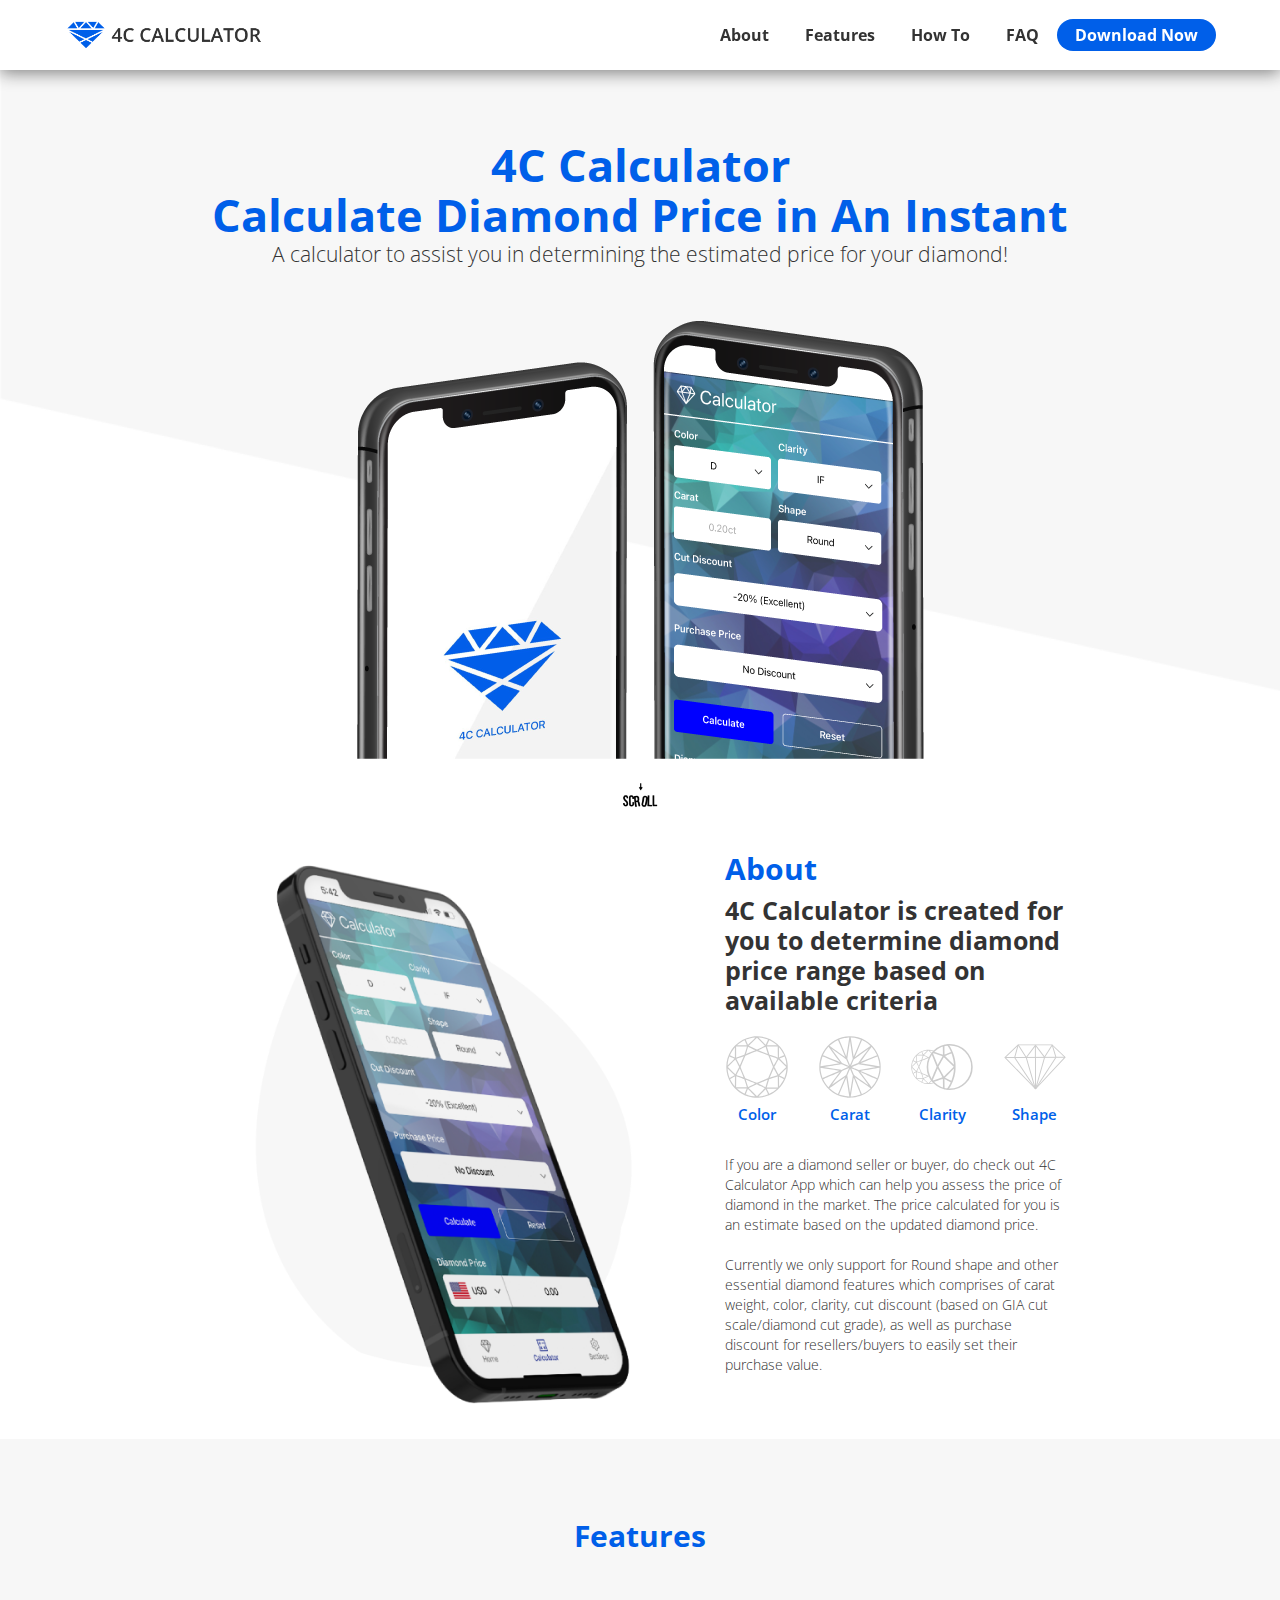
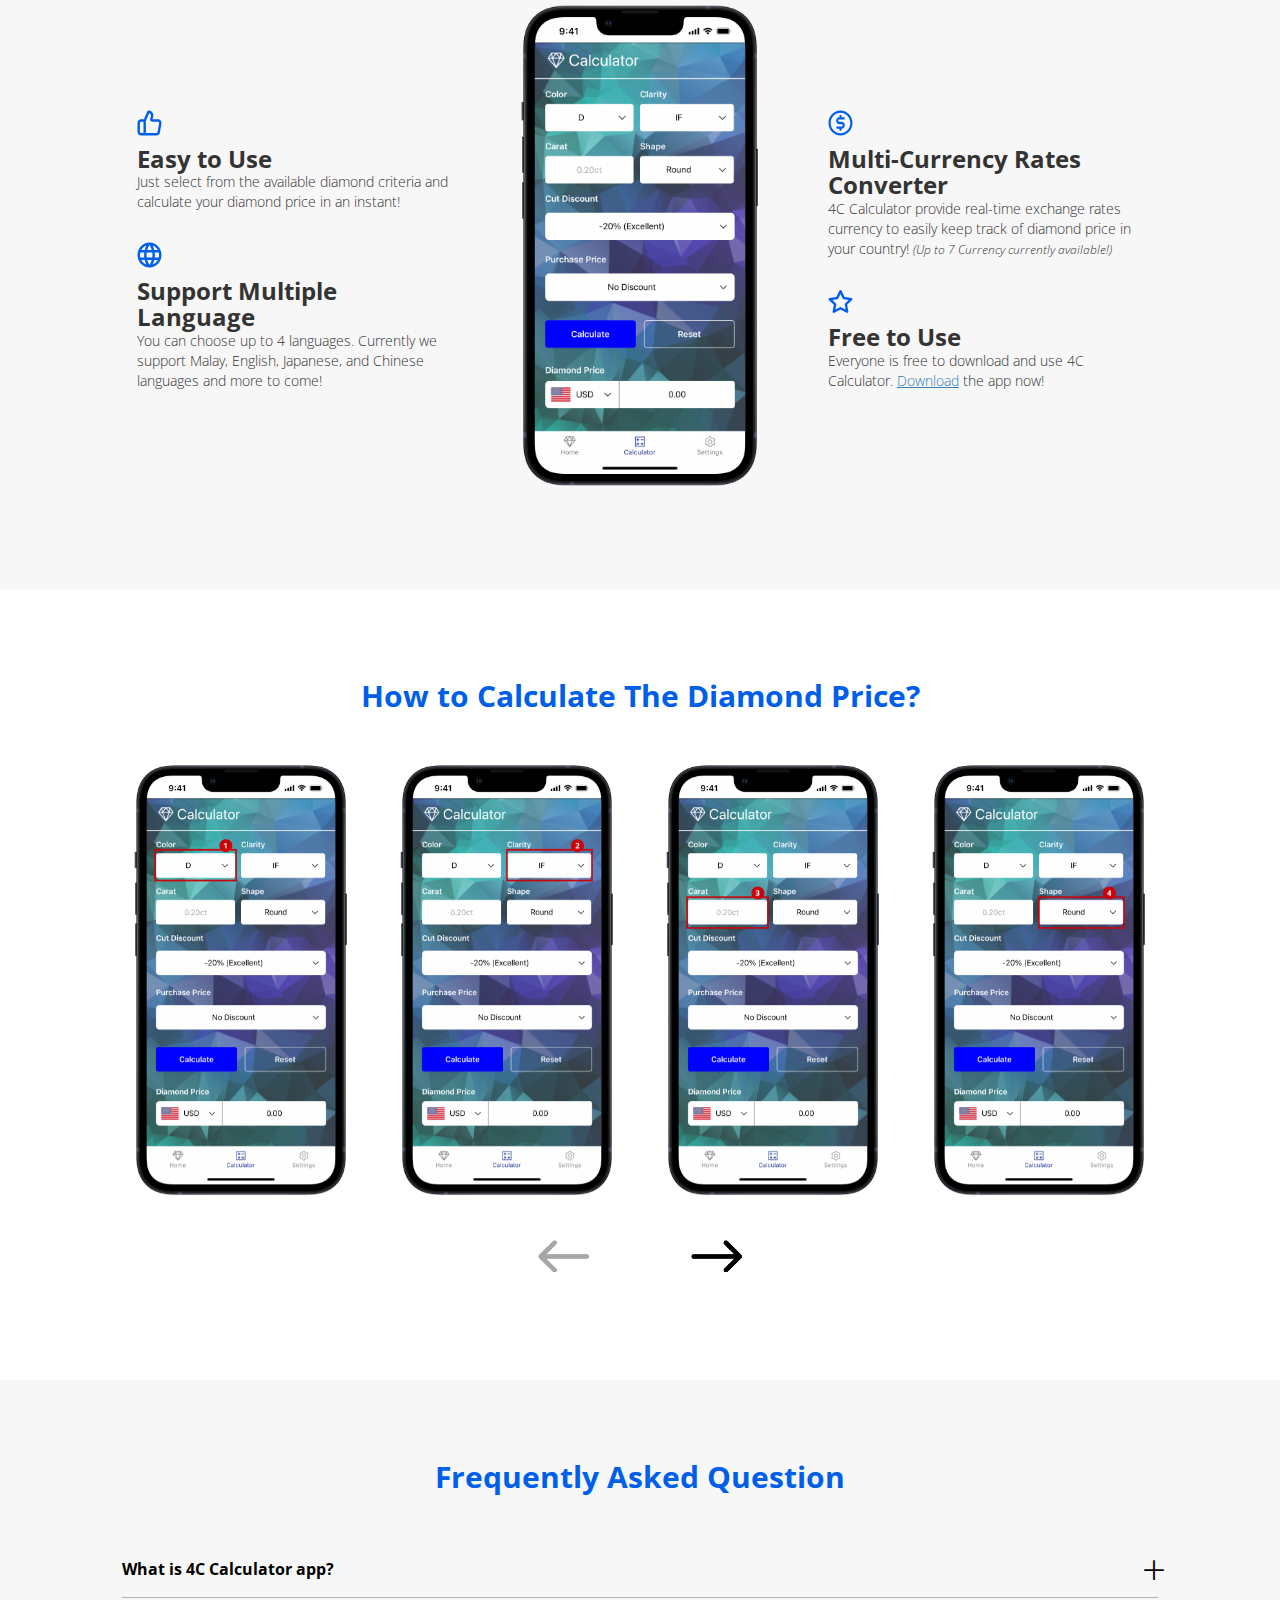
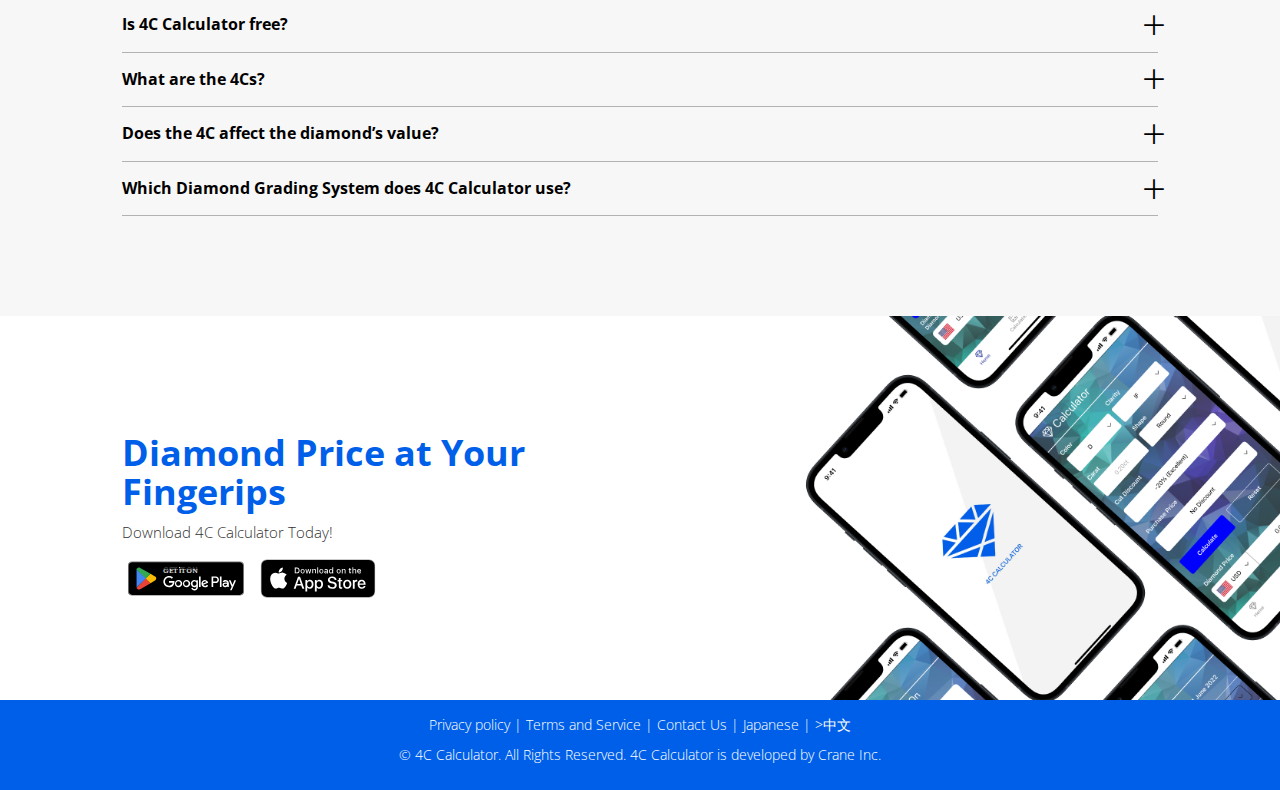
<file: Index.html>
<!DOCTYPE html>
<html>
    <head>
        <title>Diamond Landing page</title>
        <link rel="icon" href="assets//diamond-logo.png" type="image/x-icon">
        <link rel="icon" href="assets//diamond-logo.png" type="image/x-icon">
        <meta charset="utf-8">
        <meta name="viewport" content="width=device-width, initial-scale=1">
        <link rel="stylesheet" href="https://maxcdn.bootstrapcdn.com/bootstrap/3.4.1/css/bootstrap.min.css">
        <script src="https://ajax.googleapis.com/ajax/libs/jquery/3.6.0/jquery.min.js"></script>
        <script src="https://maxcdn.bootstrapcdn.com/bootstrap/3.4.1/js/bootstrap.min.js"></script>
        <link rel="stylesheet" href="pc-css.css">
        <link rel="stylesheet" href="https://cdn.jsdelivr.net/npm/swiper@8/swiper-bundle.min.css">
        <script src="https://cdn.jsdelivr.net/npm/swiper@8/swiper-bundle.min.js"></script>
        <style>
    html{
      scroll-behavior: smooth;
    }
    .jumbotron{
      background-color: white;
    }
        </style>
    </head>
    <body>
        <div class="header">
            <div class="logo-container">
                <img src="assets/4cCalculator-logo.png" class="logo">
            </div>
            <div class="menu-container-pc sp-none">
                <a href="#about" class="menu-link">
                    <p class="menu-btn">About</p>
                </a>
                <a href="#features" class="menu-link">
                    <p class="menu-btn">Features</p>
                </a>
                <a href="#howto" class="menu-link">
                    <p class="menu-btn">How To</p>
                </a>
                <a href="#faq" class="menu-link">
                    <p class="menu-btn">FAQ</p>
                </a>
                <a href="#download-now" class="menu-link">
                    <p class="menu-btn blue-btn">Download Now</p>
                </a>
            </div>
            <div class="menu-container-mobile pc-none">
                <div class="header-hr"></div>
            </div>
        </div>
        <div class="menu-sp pc-none">
            <a href="#about" class="menu-link">
                <p class="menu-btn">About</p>
            </a>
            <a href="#features" class="menu-link">
                <p class="menu-btn">Features</p>
            </a>
            <a href="#howto" class="menu-link">
                <p class="menu-btn">How To</p>
            </a>
            <a href="#faq" class="menu-link">
                <p class="menu-btn">FAQ</p>
            </a>
            <a href="#download-now" class="menu-link">
                <p class="menu-btn blue-btn">Download Now</p>
            </a>
        </div>
        <div class="jumbotron">
            <h1 class="title">
                4C Calculator
                <br>
                Calculate Diamond Price in An Instant
            </h1>
            <p>A calculator to assist you in determining the estimated price for your diamond!</p>
            <img src="assets/top-app-mockup-desktop.png" class="image-banner">
        </div>
        <div class="body-container">
            <div class="row scroll">
                <img src="assets/93034-scroll-animation.gif" class="scroll-gif">
            </div>
            <section id="about">
                <div class="row about">
                    <div class="col-sm-1"></div>
                    <div class="col-sm-6">
                        <img src="assets/about-app-mockup-desktop.png" class="about-img">
                    </div>
                    <div class="col-sm-4">
                        <h2 class="row title">About</h2>
                        <div class="row about-text">4C Calculator is created for you to determine diamond price range based on available criteria</div>
                        <div class="row criteria">
                            <div class="col-xs">
                                <img src="assets/about-color.svg" class="criteria-icons">
                                <p>Color</p>
                            </div>
                            <div class="col-xs">
                                <img src="assets/about-carat.svg" class="criteria-icons">
                                <p>Carat</p>
                            </div>
                            <div class="col-xs">
                                <img src="assets/about-clarity.svg" class="criteria-icons">
                                <p>Clarity</p>
                            </div>
                            <div class="col-xs">
                                <img src="assets/about-shape.svg" class="criteria-icons">
                                <p>Shape</p>
                            </div>
                        </div>
                        <div class="row">
                            <p>
                                If you are a diamond seller or buyer, do check out 4C Calculator App which can help you assess the price of diamond in the market. The price calculated for you is an estimate based on the updated diamond price.
                                <br>
                                <br>
                                Currently we only support for Round shape and other essential diamond features which comprises of carat weight, color, clarity, cut discount (based on GIA cut scale/diamond cut grade), as well as purchase discount for resellers/buyers to easily set their purchase value.
                            </p>
                        </div>
                    </div>
                    <div class="col-sm-1"></div>
                </div>
            </section>
            <!-- about -->
            <section id="features">
                <div class="row featured">
                    <div class="section-container"></div>
                    <h2 class="title">Features</h2>
                    <div class="col-sm-10">
                        <div class="col-sm-4">
                            <div class="row">
                                <img src="assets/features-easy.svg" class="featured-icons">
                                <h3 class="sub-title">Easy to Use</h3>
                                <p>Just select from the available diamond criteria and calculate your diamond price in an instant!</p>
                            </div>
                            <div class="row">
                                <img src="assets/features-language.svg" class="featured-icons">
                                <h3 class="sub-title">Support Multiple Language</h3>
                                <p>You can choose up to 4 languages. Currently we support Malay, English, Japanese, and Chinese languages and more to come!</p>
                            </div>
                        </div>
                        <div class="col-sm-4">
                            <img src="assets/features-app-mockup.png" class="featured-img">
                        </div>
                        <div class="col-sm-4">
                            <div class="row">
                                <img src="assets/features-currency.svg" class="featured-icons">
                                <h3 class="sub-title">Multi-Currency Rates Converter</h3>
                                <p>
                                    4C Calculator provide real-time exchange rates currency to easily keep track of diamond price in your country!
                                    <span class="sm-italic">(Up to 7 Currency currently available!)</span>
                                </p>
                            </div>
                            <div class="row">
                                <img src="assets/features-free.svg" class="featured-icons">
                                <h3 class="sub-title">Free to Use</h3>
                                <p>
                                    Everyone is free to download and use 4C Calculator.
                                    <a href="#download-now">
                                        <span class="download-link">Download</span>
                                    </a>
                                </a>
                                the app now!
                            </p>
                        </div>
                    </div>
                </div>
            </div>
        </section>
        <!-- Features -->
        <section id="howto">
            <h2 class="title">How to Calculate The Diamond Price?</h2>
            <div class="swiper">
                <!-- Additional required wrapper -->
                <div class="swiper-wrapper">
                    <!-- Slides -->
                    <div class="swiper-slide">
                        <div class="single-main">
                            <div class="image-container">
                                <img src="assets/how-to-slider-01.png" class="slider-image">
                            </div>
                            <div class="text-container">
                                <p class="slider-text"></p>
                            </div>
                        </div>
                    </div>
                    <div class="swiper-slide">
                        <div class="single-main">
                            <div class="image-container">
                                <img src="assets/how-to-slider-02.png" class="slider-image">
                            </div>
                            <div class="text-container">
                                <p class="slider-text"></p>
                            </div>
                        </div>
                    </div>
                    <div class="swiper-slide">
                        <div class="single-main">
                            <div class="image-container">
                                <img src="assets/how-to-slider-03.png" class="slider-image">
                            </div>
                            <div class="text-container">
                                <p class="slider-text"></p>
                            </div>
                        </div>
                    </div>
                    <div class="swiper-slide">
                        <div class="single-main">
                            <div class="image-container">
                                <img src="assets/how-to-slider-04.png" class="slider-image">
                            </div>
                            <div class="text-container">
                                <p class="slider-text"></p>
                            </div>
                        </div>
                    </div>
                    <div class="swiper-slide">
                        <div class="single-main">
                            <div class="image-container">
                                <img src="assets/how-to-slider-05.png" class="slider-image">
                            </div>
                            <div class="text-container">
                                <p class="slider-text"></p>
                            </div>
                        </div>
                    </div>
                    <div class="swiper-slide">
                        <div class="single-main">
                            <div class="image-container">
                                <img src="assets/how-to-slider-06.png" class="slider-image">
                            </div>
                            <div class="text-container">
                                <p class="slider-text"></p>
                            </div>
                        </div>
                    </div>
                    <div class="swiper-slide">
                        <div class="single-main">
                            <div class="image-container">
                                <img src="assets/how-to-slider-07.png" class="slider-image">
                            </div>
                            <div class="text-container">
                                <p class="slider-text"></p>
                            </div>
                        </div>
                    </div>
                    <div class="swiper-slide">
                        <div class="single-main">
                            <div class="slider-image">
                                <img src="assets/how-to-slider-08.png" class="slider-image">
                            </div>
                            <div class="slider-text">
                                <p class="slider-text"></p>
                            </div>
                        </div>
                    </div>
                </div>
                <!-- If we need navigation buttons -->
                <div class="swiper-button-prev"></div>
                <div class="swiper-button-next"></div>
            </div>
        </section>
        <section id="faq">
            <div class="row faq">
                <h2 class="title">Frequently Asked Question</h2>
                <div class="col-sm-10">
                    <div class="row">
                        <div id="accordion-1">
                            <div class="head qna_ttl">
                                <h3>What is 4C Calculator app?</h3>
                            </div>
                            <div class="content qna_text">
                                <p>
                                    4C Calculator is an application dedicated to calculate and provide you an accurate estimation of the diamond price.
                                </p>
                            </div>
                        </div>
                        <div id="accordion-1">
                            <div class="head qna_ttl">
                                <h3>Is 4C Calculator free?</h3>
                            </div>
                            <div class="content qna_text">
                                <!-- <hr class="border_qna"> -->
                                <p>Free. We are currently providing you with the necessary information at no cost.</p>
                            </div>
                        </div>
                        <div id="accordion-1">
                            <div class="head qna_ttl">
                                <h3>What are the 4Cs?</h3>
                            </div>
                            <div class="content qna_text">
                                <!-- <hr class="border_qna"> -->
                                <p>
                                    The 4C’s stand for Color, Clarity, Carat, and Cut. When buying or selling diamonds, the 4C’s are probably the most important things you should know about diamonds. A diamond comes in many different colors. However, the best ones are still colorless diamonds. According to GIA, the range of measuring diamond’s color starts from D (colorless) to Z (yellowish). In 4C Calculator we only provide a selection of 11 colors which ranges from D to N. Out of the 4C’s, Carat is probably the easiest factor to determine as it expresses the weight of a diamond. The heavier the diamond’s carat is, the greater the value of the diamond.
                                    <br>
                                    <br>
                                    Clarity refers to how many inclusions, spots, and flaws are in a diamond. Fewer inclusions mean a more valuable diamond. Using the GIA grading system, diamonds are assigned a clarity grade that ranges from flawless/internally flawless (FL/IF) to diamonds with obvious inclusions (I3). The GIA grading system by GIA is accepted by all diamond trading centers as the standard for diamond grading where it assesses diamond clarity according to size, position, color, and the number of inclusions/flaws present. For clarity, we provide a selection of 11 clarity grades for user to choose from.
                                    <br>
                                    <br>
                                    Lastly, the diamond’s cut which is considered to have the greatest influence in diamond’s overall brilliance. There are 5 cut scale based on GIA which are excellent, very good, good, fair, and poor. A properly-cut diamond will refract the light that enters it and returns it through the top to produce the highly-desired sparkle. If the diamond is too shallow or too deep, some light will escape through the bottom, giving a shadowy appearance when viewed from the top.
                                </p>
                            </div>
                        </div>
                        <div id="accordion-1">
                            <div class="head qna_ttl">
                                <h3>Does the 4C affect the diamond’s value?</h3>
                            </div>
                            <div class="content qna_text">
                                <!-- <hr class="border_qna"> -->
                                <p>
                                    Yes! However, there can be an unbelievable amount of combination (of the 4C’s) that affect a diamond’s brilliance
                                </p>
                            </div>
                        </div>
                        <div id="accordion-1">
                            <div class="head qna_ttl">
                                <h3>Which Diamond Grading System does 4C Calculator use?</h3>
                            </div>
                            <div class="content qna_text">
                                <!-- <hr class="border_qna"> -->
                                <p>
                                    4C Calculator uses GIA grading scale as we believed that It has the most accurate and valuable standards that ensure proper quality in a diamond.
                                </p>
                            </div>
                        </div>
                    </div>
                </div>
            </div>
        </section>
        <!-- FAQ -->
        <section id="download-now">
            <div class="mobile-banner pc-none">
                <div class="col-sm-5 left">
                    <h3 class="title">Diamond Price at Your Fingerips</h3>
                    <p>Download 4C Calculator Today!</p>
                    <div class="googleplay">
                        <a href="#">
                            <img src="assets/googleplay-download-badge.svg" class="download-button">
                        </a>
                        <a href="#">
                            <img src="assets/appstore-download-badge.svg" class="download-button">
                        </a>
                    </div>
                </div>
            </div>
            <div class="row footer">
                <div class="row banner">
                    <div class="col-sm-1"></div>
                    <div class="col-sm-5 left sp-none">
                        <h3 class="title">Diamond Price at Your Fingerips</h3>
                        <p>Download 4C Calculator Today!</p>
                        <div class="googleplay">
                            <a href="https://play.google.com/store/apps/details?id=com.fccalculator">
                                <img src="assets/googleplay-download-badge.svg" class="download-button">
                            </a>
                            <a href="https://apps.apple.com/us/app/4c-calculator/id1635075590?platform=iphone">
                                <img src="assets/appstore-download-badge.svg" class="download-button">
                            </a>
                        </div>
                    </div>
                    <div class="col-sm-5"></div>
                    <div class="col-sm-1"></div>
                </div>
            </div>
        </section>
    </div>
    <div class="row sitemap">
        <div class="row top">
            <p>
                <a href="privacy.html">
                    <span class="sitemap-button">Privacy policy</span>
                </a>
                |
                <a href="privacy.html">
                    <span class="sitemap-button">Terms and Service</span>
                </a>
                |
                <a href="#">
                    <span class="sitemap-button"> Contact Us</span>
                </a>
                |
                <a href="#">
                    <span class="sitemap-button"> Japanese</span>
                </a>
                |
                <a href="#">
                    <span class="sitemap-button"> >中文</span>
                </a>
            </p>
        </div>
        <div class="row bottom">
            <p>© 4C Calculator. All Rights Reserved. 4C Calculator is developed by Crane Inc.</p>
        </div>
    </div>
    <script>
            var acc = document.getElementsByClassName("accordion");
            var i;
            for (i = 0; i < acc.length; i++) {
            acc[i].addEventListener("click", function() {
            this.classList.toggle("active");
            var panel = this.nextElementSibling;
            if (panel.style.maxHeight) {
            panel.style.maxHeight = null;
            } else {
            panel.style.maxHeight = panel.scrollHeight + "px";
            } 
            });
            }
    </script>
    <script>
        $('.head').click(function() {
            $(this).toggleClass('active');
            $(this).parent().find('.arrow').toggleClass('fa-rotate-45');
            $(this).parent().find('.content').slideToggle(280);
        });

            const burger = document.querySelector(".menu-container-mobile");
            const line = document.querySelector(".header-hr");
            const menu = document.querySelector(".menu-sp");

            burger.addEventListener("click", () => {
            line.classList.toggle("animate");
            menu.classList.toggle("is-active");
        });
            const swiper = new Swiper('.swiper', {
            // Optional parameters
            direction: 'horizontal',
            loop: false,
            autoHeight:true,
            slidesPerView: 1,
            spaceBetween: 10,
            breakpoints: {
            320: {
            slidesPerView: 1,
            spaceBetween: 20
            },
            // when window width is >= 480px
            480: {
            slidesPerView: 3,
            spaceBetween: 30
            },
            // when window width is >= 640px
            640: {
            slidesPerView: 4,
            spaceBetween: 40
            }
            },
            // Navigation arrows
            navigation: {
                nextEl: '.swiper-button-next',
                prevEl: '.swiper-button-prev',
            },

            });
    </script>
</body>
</html>
</file>
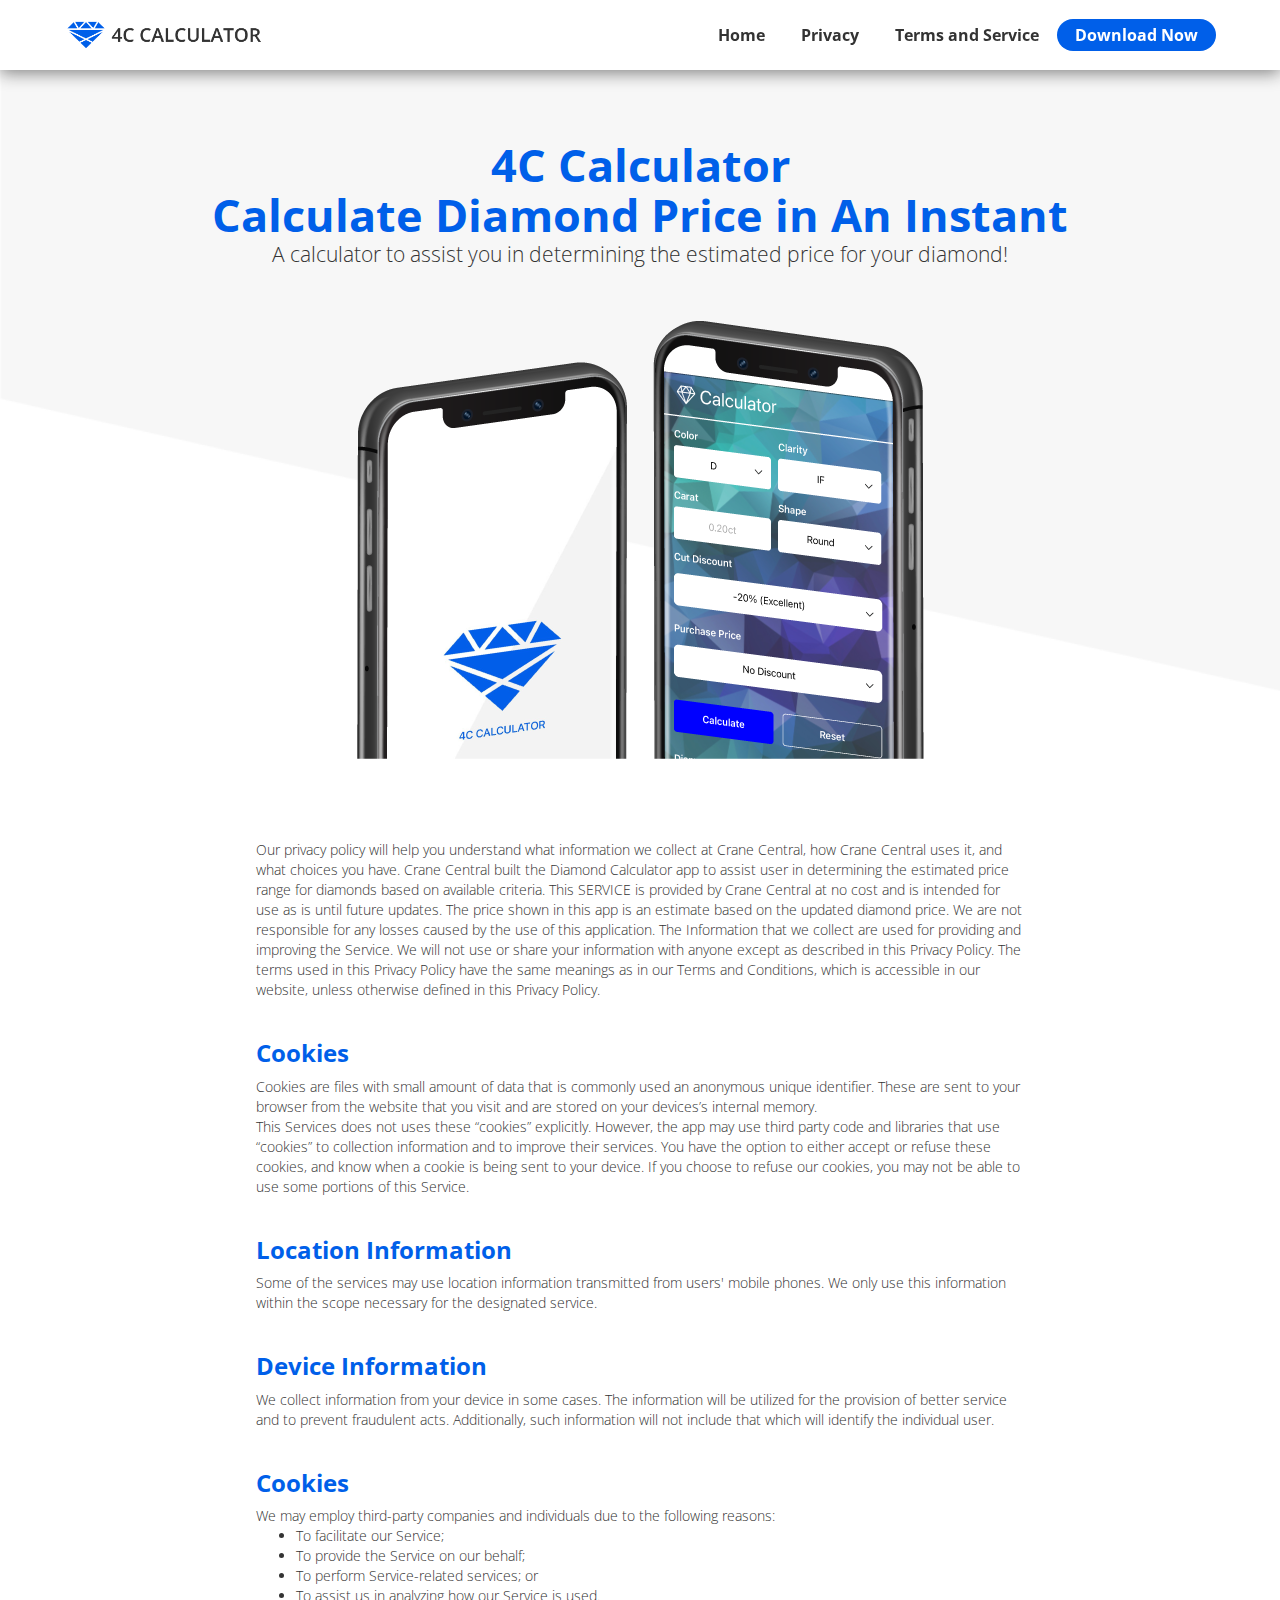
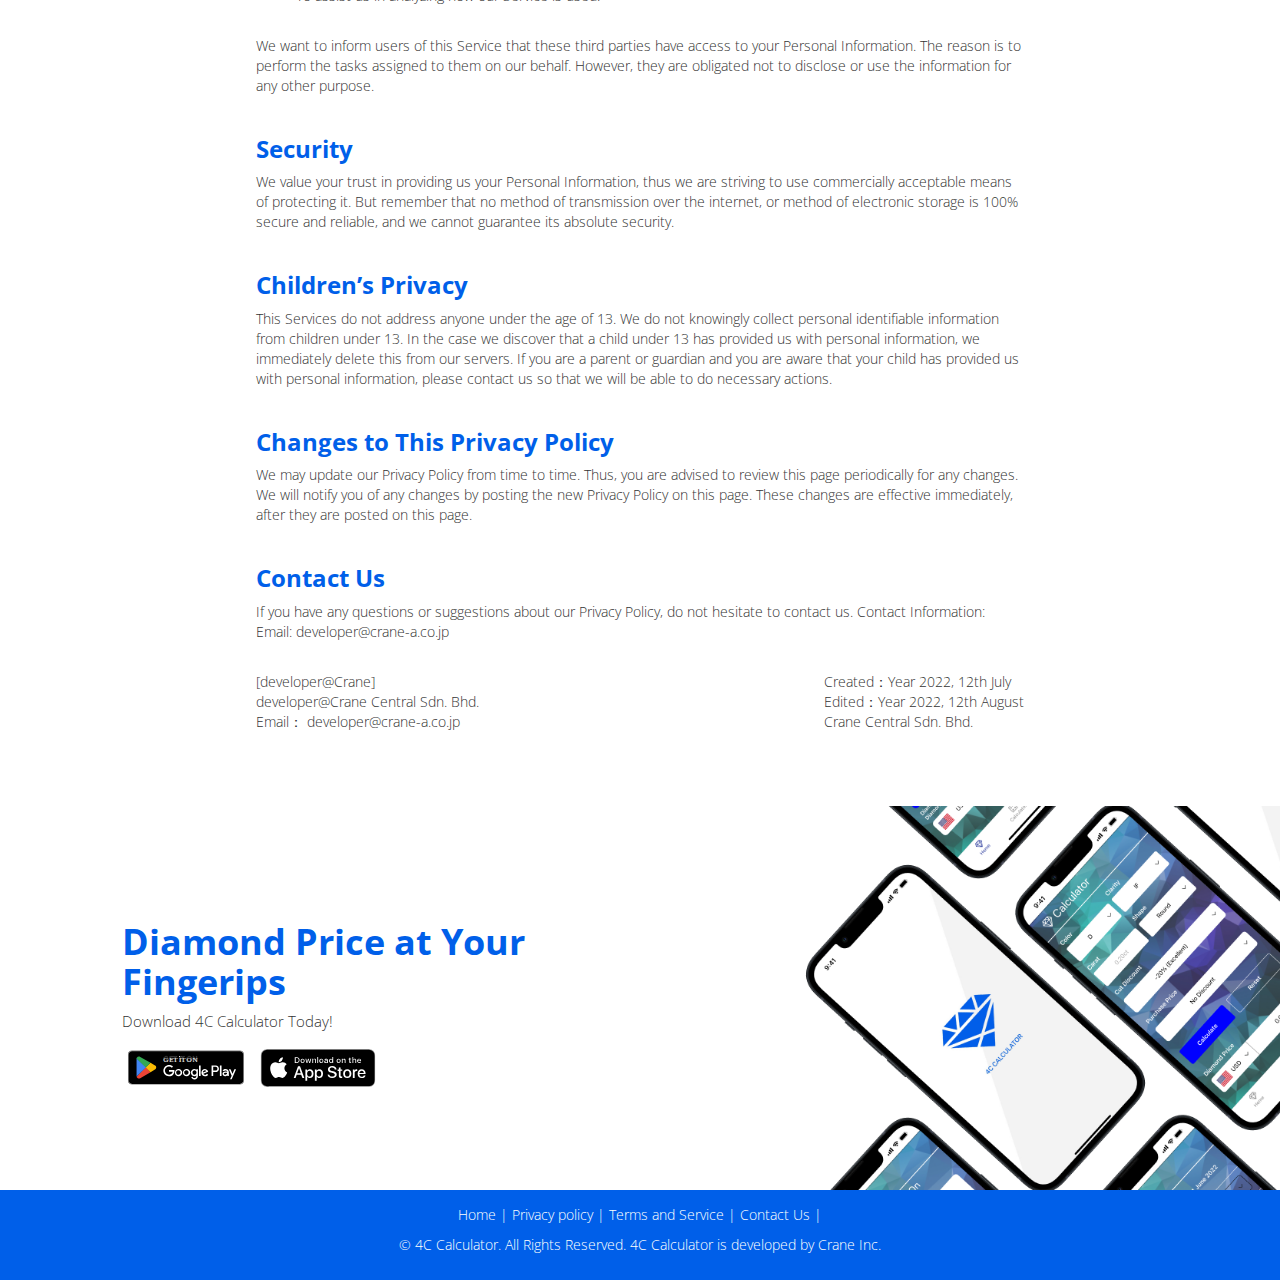
<file: privacy.html>
<!DOCTYPE html>
<html>
    <head>
        <title>Privacy and policy</title>
        <link rel="icon" href="assets//diamond-logo.png" type="image/x-icon">
        <link rel="icon" href="assets//diamond-logo.png" type="image/x-icon">
        <meta name="viewport" content="width=device-width, initial-scale=1">
        <link rel="stylesheet" href="https://maxcdn.bootstrapcdn.com/bootstrap/3.4.1/css/bootstrap.min.css">
        <link rel="stylesheet" href="tnc-css.css">
        <link rel="stylesheet" href="pc-css.css">
        <style>
            html{
              scroll-behavior: smooth;
            }
            .jumbotron{
              background-color: white;
            }
        </style>
    </head>
    <body>
        <div class="header">
            <div class="logo-container">
                <img src="assets/4cCalculator-logo.png" class="logo">
            </div>
            <div class="menu-container-pc sp-none">
                <a href="Index.html" class="menu-link">
                    <p class="menu-btn">Home</p>
                </a>
                <a href="privacy.html" class="menu-link">
                    <p class="menu-btn">Privacy</p>
                </a>
                <a href="privacy.html" class="menu-link">
                    <p class="menu-btn">Terms and Service</p>
                </a>
                <!-- <a href="#faq" class="menu-link">
                    <p class="menu-btn">FAQ</p>
                </a> -->
                <a href="#download-now" class="menu-link">
                    <p class="menu-btn blue-btn">Download Now</p>
                </a>
            </div>
            <div class="menu-container-mobile pc-none">
                <div class="header-hr"></div>
            </div>
        </div>
        <div class="menu-sp pc-none">
            <a href="Index.html" class="menu-link">
                <p class="menu-btn">Home</p>
            </a>
            <a href="privacy.html" class="menu-link">
                <p class="menu-btn">Privacy</p>
            </a>
            <a href="privacy.html" class="menu-link">
                <p class="menu-btn">Terms and Service</p>
            </a>
            <a href="#download-now" class="menu-link">
                <p class="menu-btn blue-btn">Download Now</p>
            </a>
        </div>
        <div class="jumbotron">
            <h1 class="title">
                4C Calculator
                <br>
                Calculate Diamond Price in An Instant
            </h1>
            <p>A calculator to assist you in determining the estimated price for your diamond!</p>
            <img src="assets/top-app-mockup-desktop.png" class="image-banner">
        </div>
        <div class="body-container">
            <p>
                Our privacy policy will help you understand what information we collect at Crane Central, how Crane Central uses it, and what choices you have. Crane Central built the Diamond Calculator app to assist user in determining the estimated price range for diamonds based on available criteria. This SERVICE is provided by Crane Central at no cost and is intended for use as is until future updates. The price shown in this app is an estimate based on the updated diamond price. We are not responsible for any losses caused by the use of this application. The Information that we collect are used for providing and improving the Service. We will not use or share your information with anyone except as described in this Privacy Policy. The terms used in this Privacy Policy have the same meanings as in our Terms and Conditions, which is accessible in our website, unless otherwise defined in this Privacy Policy.
                <br>
                <br>
                <h3>Cookies</h3>
                Cookies are files with small amount of data that is commonly used an anonymous unique identifier. These are sent to your browser from the website that you visit and are stored on your devices’s internal memory.
                <br>
                This Services does not uses these “cookies” explicitly. However, the app may use third party code and libraries that use “cookies” to collection information and to improve their services. You have the option to either accept or refuse these cookies, and know when a cookie is being sent to your device. If you choose to refuse our cookies, you may not be able to use some portions of this Service.
                <br>
                <br>
                <h3>Location Information</h3>
                Some of the services may use location information transmitted from users' mobile phones. We only use this information within the scope necessary for the designated service.
                <br>
                <br>
                <h3>Device Information</h3>
                We collect information from your device in some cases. The information will be utilized for the provision of better service and to prevent fraudulent acts. Additionally, such information will not include that which will identify the individual user.
                <br>
                <br>
                <h3>Cookies</h3>
                We may employ third-party companies and individuals due to the following reasons:
                <br>
                <span class="bullet">
                    <ul>
                        <li>To facilitate our Service;</li>
                        <li>To provide the Service on our behalf;</li>
                        <li>To perform Service-related services; or</li>
                        <li>To assist us in analyzing how our Service is used.</li>
                    </ul>
                </span>
                <br>
                We want to inform users of this Service that these third parties have access to your Personal Information. The reason is to perform the tasks assigned to them on our behalf. However, they are obligated not to disclose or use the information for any other purpose.
                <br>
                <br>
                <h3>Security</h3>
                We value your trust in providing us your Personal Information, thus we are striving to use commercially acceptable means of protecting it. But remember that no method of transmission over the internet, or method of electronic storage is 100% secure and reliable, and we cannot guarantee its absolute security.
                <br>
                <br>
                <h3>Children’s Privacy</h3>
                This Services do not address anyone under the age of 13. We do not knowingly collect personal identifiable information from children under 13. In the case we discover that a child under 13 has provided us with personal information, we immediately delete this from our servers. If you are a parent or guardian and you are aware that your child has provided us with personal information, please contact us so that we will be able to do necessary actions.
                <br>
                <br>
                <h3>Changes to This Privacy Policy</h3>
                We may update our Privacy Policy from time to time. Thus, you are advised to review this page periodically for any changes. We will notify you of any changes by posting the new Privacy Policy on this page. These changes are effective immediately, after they are posted on this page.
                <br>
                <br>
                <h3>Contact Us</h3>
                If you have any questions or suggestions about our Privacy Policy, do not hesitate to contact us.
            Contact Information:
                <br>
                Email: developer@crane-a.co.jp
                <br>
                <br>
            </p>
            <div class="details">
                <div class="sc">
                    <p>
                        [developer@Crane]
                        <br>
                        developer@Crane Central Sdn. Bhd.
                        <br>
                        Email： developer@crane-a.co.jp
                    </p>
                </div>
                <div class="yc">
                    Created：Year 2022, 12th July
                    <br>
                    Edited：Year 2022, 12th August
                    <br>
                    Crane Central Sdn. Bhd.
                </div>
            </div>
        </div>
        <section id="download-now">
            <div class="mobile-banner pc-none">
                <div class="col-sm-5 left">
                    <h3 class="title">Diamond Price at Your Fingerips</h3>
                    <p>Download 4C Calculator Today!</p>
                    <div class="googleplay">
                        <a href="https://play.google.com/store/apps/details?id=com.fccalculator">
                            <img src="assets/googleplay-download-badge.svg" class="download-button">
                        </a>
                        <a href="https://apps.apple.com/us/app/4c-calculator/id1635075590?platform=iphone">
                            <img src="assets/appstore-download-badge.svg" class="download-button">
                        </a>
                    </div>
                </div>
            </div>
            <div class="row footer">
                <div class="row banner">
                    <div class="col-sm-1"></div>
                    <div class="col-sm-5 left sp-none">
                        <h3 class="title">Diamond Price at Your Fingerips</h3>
                        <p>Download 4C Calculator Today!</p>
                        <div class="googleplay">
                            <a href="https://play.google.com/store/apps/details?id=com.fccalculator">
                                <img src="assets/googleplay-download-badge.svg" class="download-button">
                            </a>
                            <a href="https://apps.apple.com/us/app/4c-calculator/id1635075590?platform=iphone">
                                <img src="assets/appstore-download-badge.svg" class="download-button">
                            </a>
                        </div>
                    </div>
                    <div class="col-sm-5"></div>
                    <div class="col-sm-1"></div>
                </div>
            </div>
        </section>
        <div class="row sitemap">
            <div class="row top">
                <p>
                    <a href="Index.html">
                        <span class="sitemap-button">Home</span>
                    </a>
                    |
                    <a href="privacy.html">
                        <span class="sitemap-button">Privacy policy</span>
                    </a>
                    |
                    <a href="privacy.html">
                        <span class="sitemap-button">Terms and Service</span>
                    </a>
                    |
                    <a href="#">
                        <span class="sitemap-button"> Contact Us</span>
                    </a>
                    |
                </a>
            </p>
        </div>
        <div class="row bottom">
            <p>© 4C Calculator. All Rights Reserved. 4C Calculator is developed by Crane Inc.</p>
        </div>
    </div>
    <script>
 

        const burger = document.querySelector(".menu-container-mobile");
        const line = document.querySelector(".header-hr");
        const menu = document.querySelector(".menu-sp");

        burger.addEventListener("click", () => {
        line.classList.toggle("animate");
        menu.classList.toggle("is-active");
    });
    </script>
</body>
</html>
</file>
<file: pc-css.css>
@import url("https://fonts.googleapis.com/css2?family=Open+Sans:ital,wght@0,400;0,500;0,700;1,300&display=swap");
body {
  font-family: "Open Sans", sans-serif;
  font-weight: 300;
}
.jumbotron {
  justify-content: center;
  display: flex;
  flex-direction: column;
  align-items: center;
  background-image: url(assets/header-background.png);
  background-size: cover;
  padding-bottom: 0px;
  margin-bottom: 0px;
}
.jumbotron .title,
.jumbotron p {
  width: 100%;
  text-align: center;
  margin: auto;
}
.image-banner {
  margin: auto;
  padding-top: 3vw;
  width: auto;
}
h1.title {
  font-size: 4.5rem;
}

.title {
  color: #005fe9 !important;
  font-weight: bold;
}
.row .scroll-gif {
  display: flex;
  justify-content: center;
}
.scroll-gif {
  width: 50px;
  margin: auto;
}
.row.about .col-sm-4 {
  padding: 2vw 0px;
}
img.about-img {
  width: 90%;
}
.row.about-text {
  font-size: 2.5rem;
  font-weight: bold;
  line-height: 1.2;
  margin-top: 1rem;
}
.row.criteria {
  display: flex;
  flex-direction: row;
  justify-content: space-between;
  padding: 2rem 0rem;
}
.criteria .col-xs {
  display: flex;
  justify-content: center;
  flex-direction: column;
  align-items: center;
}
.criteria-icons {
  width: 5vw;
}
.row.criteria::before,
.row.criteria::after {
  content: none;
}
.col-xs p {
  color: #005fe9;
  font-weight: 600;
  font-size: 1.5rem;
  padding-top: 0.5rem;
}

.row.featured,
.row.faq {
  background-color: #f7f7f7;
  text-align: center;
  display: flex;
  flex-direction: column;
  align-items: center;
  padding: 6rem 0rem 10rem 0rem;
  width: 100%;
  margin: 0%;
}
.featured .title,
.faq .title {
  padding-bottom: 4rem;
}
.featured .col-sm-10 {
  display: flex;
  flex-direction: row;
  align-items: center;
}

.featured .col-sm-10 .col-sm-4 .featured-img {
  width: 80%;
}

.sub-title {
  font-weight: bold;
  text-align: left;
  margin: 0px !important;
}
.featured-icons {
  width: 2vw;
  height: 2vw;
  margin: 2rem 0rem 1rem 0rem;
}
.featured .col-sm-10 .col-sm-4 .row {
  display: flex;
  flex-direction: column;
  align-items: flex-start;
  text-align: left;
}
.sm-italic {
  font-style: italic;
  font-size: 1.2rem;
  font-weight: lighter;
}
.download-link {
  text-decoration: underline;
}
.faq .col-sm-10 {
  margin: auto;
  float: none;
}
.faq .title {
  text-align: center;
}

.row.footer {
  width: 100%;
  background-image: url(assets/bgbanner-desktop.png);
  background-size: contain;
  background-position: right;
  height: 30vw;
  background-repeat: no-repeat;
}
.row.bottom {
  margin: 0;
  width: 100%;
}

.row.scroll {
  width: 100%;
  margin: 0;
}
.col-sm-5.left {
  display: flex;
  flex-direction: column;
  justify-content: center;
}
.row {
  margin: 0;
}

img.download-button {
  width: 10vw;
}

.col-sm-5.left p {
  font-size: 1.5rem;
}

.col-sm-5.left h3 {
  font-size: 3.6rem;
}
.row.sitemap {
  background: #005fe9;
  color: white;
  padding: 15px 0px;
  text-align: center;
}
.row.top a {
  color: white;
}
span .sitemap-button {
  text-decoration: underline;
}
.row.banner {
  display: flex;
  align-items: stretch;
  height: 100%;
}
.row.about {
  width: 80%;
  margin: auto;
}
.swiper {
  width: 80%;
  margin: auto;
}
img.slider-image {
  width: 100%;
}
#howto {
  padding: 70px 0px;
}
#howto .title {
  text-align: center;
  padding-bottom: 40px;
}

@media screen and (min-width: 768px) {
  .pc-none {
    display: none !important;
  }
  .jumbotron {
    padding-top: 140px;
  }
  .header {
    width: 100%;
    height: 70px;
    display: inline-flex;
    justify-content: space-between;
    padding: 0px 5%;
    position: fixed;
    background: white;
    z-index: 70;
    box-shadow: 0px 3px 16px 0px grey;
  }
  .logo-container {
    width: max-content;
    display: flex;
    align-items: center;
  }

  .header .logo-container .logo {
    width: 200px;
  }

  .header .menu-container-pc {
    width: max-content;
    display: inline-flex;
    align-items: center;
    justify-content: flex-end;
  }

  .header .menu-container-pc .menu-btn {
    font-size: 1.6rem;
    font-weight: bold;
    margin: 0;
    padding: 0px 18px;
    line-height: 2;
  }
  .menu-btn.blue-btn {
    background: #005fe9;
    color: white;
    line-height: 2;
    border-radius: 21px;
  }
  .menu-link {
    color: inherit;
    text-decoration: none !important;
  }
  #howto {
    padding: 70px 0px 70px 0px;
  }
  .swiper-wrapper {
    padding-bottom: 10%;
  }
  .swiper-button-next:after,
  .swiper-rtl .swiper-button-prev:after {
    content: "" !important;
    background-image: url(assets/next-arrow.png);
    width: 70px;
    height: 40px;
    background-position: center;
    background-size: contain;
    background-repeat: no-repeat;
  }
  .swiper-button-next,
  .swiper-rtl .swiper-button-prev {
    right: 40% !important;
    left: auto;
    width: 5% !important;
    height: auto;
  }

  .swiper-button-prev,
  .swiper-rtl .swiper-button-next {
    left: 40% !important;
    right: auto;
    width: 5% !important;
    height: auto;
  }
  .swiper-button-prev:after,
  .swiper-rtl .swiper-button-next:after {
    content: "" !important;
    background-image: url(assets/prev-arrow.png);
    width: 70px;
    height: 40px;
    background-position: center;
    background-size: contain;
    background-repeat: no-repeat;
  }
  .swiper-button-next,
  .swiper-button-prev {
    position: absolute;
    top: 50%;
    width: 150px;
    height: 40px;
    margin-top: calc(0px - (var(--swiper-navigation-size) / 2));
    z-index: 10;
    cursor: pointer;
    display: flex;
    align-items: center;
    justify-content: center;
    color: var(--swiper-navigation-color, var(--swiper-theme-color));
  }
  .swiper-button-next:after,
  .swiper-button-prev:after {
    font-family: swiper-icons;
    font-size: var(--swiper-navigation-size);
    text-transform: none !important;
    letter-spacing: 0;
    font-variant: initial;
    line-height: 1;
  }

  .swiper-button-next,
  .swiper-button-prev {
    top: 90% !important;
  }
}

@media screen and (max-width: 767px) {
  .sp-none {
    display: none !important;
  }
  .jumbotron {
    padding-top: 20vw;
  }
  h1.title {
    font-size: 9rem;
  }
  .jumbotron p {
    font-size: 2rem;
    width: 90%;
    margin-top: 10px;
  }
  .image-banner {
    margin: auto;
    padding-top: 10vw;
    width: 100%;
  }
  .row.criteria {
    display: grid;
    padding: 2rem 0rem;
    grid-template-columns: repeat(2, 1fr);
  }
  .criteria-icons {
    width: 25vw;
  }
  .row.about .col-sm-4 .row .col-xs p {
    font-size: 1.6rem;
  }
  .row.about .col-sm-4 .row p {
    font-size: 1.6rem;
  }
  .row.about {
    width: 90%;
    margin: auto;
    padding: 10vw 0px;
  }
  .featured .col-sm-10 {
    display: flex;
    flex-direction: column;
    align-items: center;
  }
  .featured-icons {
    width: 10vw;
    height: 10vw;
    margin: 2rem 0rem 1rem 0rem;
  }
  .col-sm-10 .col-sm-4 .row p {
    font-size: 1.6rem;
    padding-top: 5px;
  }

  h3.sub-title {
    font-size: 2.3rem;
  }
  h2.title {
    font-size: 3.5rem;
    margin: auto;
  }
  .featured .col-sm-10 .col-sm-4 .featured-img {
    width: 90%;
    padding: 20px 0px;
  }
  #accordion-1 .head {
    padding: 14px 0px;
    width: 90%;
    margin: auto;
  }
  #accordion-1 .content {
    width: 90%;
    margin: auto;
    color: #333333;
  }
  .qna_ttl h3 {
    line-height: 1.5;
  }
  .row.top p {
    width: 80%;
    margin: auto;
    padding: 10px 0px;
    line-height: 1.5;
    font-size: 1.6rem;
  }

  .row.bottom p {
    width: 80%;
    margin: auto;
  }

  .header {
    width: 100%;
    height: 14vw;
    display: inline-flex;
    align-items: center;
    justify-content: space-between;
    flex-direction: row;
    padding: 0px 5%;
    z-index: 6;
    position: fixed;
    background: white;
    box-shadow: 0px 3px 16px 0px grey;
  }
  .header .logo-container .logo {
    width: 46vw;
  }
  .header .menu-container-mobile {
    width: 15%;
    height: 100%;
    cursor: pointer;
    display: flex;
    justify-content: center;
    align-items: center;
  }
  .header-hr,
  .header-hr::before,
  .header-hr::after {
    content: "";
    height: 3px;
    width: 30px;
    border-radius: 10px;
    background-color: #000;
    position: absolute;
    transform-origin: 50% 50%;
  }
  .header-hr::before {
    top: -8px;
    right: 0%;
    transition: top 300ms 300ms cubic-bezier(0.23, 1, 0.32, 1),
      transform 300ms cubic-bezier(0.23, 1, 0.32, 1);
  }
  .header-hr::after {
    top: 8px;
    right: 0%;
    transition: top 300ms 300ms cubic-bezier(0.23, 1, 0.32, 1),
      transform 300ms cubic-bezier(0.23, 1, 0.32, 1);
  }
  .header-hr.animate {
    background-color: white;
    transition: all 0.8s cubic-bezier(0.19, 1, 0.22, 1);
  }
  .header-hr.animate::after {
    top: 0 !important;
    transform: rotate(45deg);
    transition: top 300ms cubic-bezier(0.23, 1, 0.32, 1),
      transform 300ms 300ms cubic-bezier(0.23, 1, 0.32, 1);
  }

  .header-hr.animate::before {
    top: 0 !important;
    transform: rotate(-45deg);
    transition: bottom 300ms cubic-bezier(0.23, 1, 0.32, 1),
      transform 300ms 300ms cubic-bezier(0.23, 1, 0.32, 1);
  }
  .menu-sp {
    text-align: center;
    position: fixed;
    background: white;
    width: 100%;
    padding: 20px 0px;
    display: flex;
    flex-direction: column;
    align-items: center;
    z-index: 5;
    top: -70vw;
    transition: 1s;
    transition-timing-function: ease;
    box-shadow: 0px 3px 16px 0px grey;
  }
  .menu-link {
    color: inherit;
    text-decoration: none !important;
  }

  .menu-sp .menu-btn {
    font-size: 2rem;
    font-weight: bold;
    margin: 0;
    padding: 10px 0px;
  }
  .menu-sp .menu-btn.blue-btn {
    background: #005fe9;
    width: max-content;
    margin: 0;
    color: white;
    padding: 10px 15px;
    border-radius: 27px;
  }
  .is-active {
    top: 14vw !important;
    transition: 1s;
    transition-timing-function: ease;
  }
  .swiper-wrapper {
    padding-bottom: 10%;
  }
  .swiper-button-next:after,
  .swiper-rtl .swiper-button-prev:after {
    content: "" !important;
    background-image: url(assets/next-arrow.png);
    width: 70px;
    height: 40px;
    background-position: center;
    background-size: contain;
    background-repeat: no-repeat;
  }
  .swiper-button-next,
  .swiper-rtl .swiper-button-prev {
    right: 20% !important;
    left: auto;
    width: 15% !important;
    height: auto;
  }

  .swiper-button-prev,
  .swiper-rtl .swiper-button-next {
    left: 20% !important;
    right: auto;
    width: 15% !important;
    height: auto;
  }
  .swiper-button-prev:after,
  .swiper-rtl .swiper-button-next:after {
    content: "" !important;
    background-image: url(assets/prev-arrow.png);
    width: 70px;
    height: 40px;
    background-position: center;
    background-size: contain;
    background-repeat: no-repeat;
  }
  .swiper-button-next,
  .swiper-button-prev {
    position: absolute;
    top: 50%;
    width: 150px;
    height: 40px;
    margin-top: calc(0px - (var(--swiper-navigation-size) / 2));
    z-index: 10;
    cursor: pointer;
    display: flex;
    align-items: center;
    justify-content: center;
    color: var(--swiper-navigation-color, var(--swiper-theme-color));
  }
  .swiper-button-next:after,
  .swiper-button-prev:after {
    font-family: swiper-icons;
    font-size: var(--swiper-navigation-size);
    text-transform: none !important;
    letter-spacing: 0;
    font-variant: initial;
    line-height: 1;
  }

  .swiper-button-next,
  .swiper-button-prev {
    top: 90% !important;
  }
  .swiper-wrapper {
    padding-bottom: 40%;
  }
}

@media screen and (max-width: 480px) {
  .row.footer {
    width: 100%;
    background-image: url(assets/bgbanner-mobile.png);
    background-size: cover;
    background-position: right;
    height: 80vw;
    background-repeat: no-repeat;
  }
  .col-sm-5.left {
    display: flex;
    flex-direction: column;
    justify-content: center;
    align-items: center;
    padding: 15vw 0vw;
  }
  .mobile-banner .col-sm-5 .title {
    text-align: center;
    width: 80%;
  }
  .mobile-banner .col-sm-5 p {
    font-size: 2rem;
  }
  img.download-button {
    width: 35vw;
  }
}

.qna_ttl:after {
  content: "\002B";
  color: black;
  border-radius: 50px;
  float: right;
  margin-left: 5px;
  transform: scale(3);
}

.active:after {
  content: "\2212";
  color: black;
  transform: scale(3);
}

#accordion-1 {
  position: relative;
  border-bottom: 1px solid rgba(128, 128, 128, 0.581);
}

.qna_ttl h3 {
  font-size: 1.6rem;
  text-align: left;
  color: black;
  margin: 18px 0px;
  font-weight: bold;
}

.qna_text p {
  font-size: 1.4rem;
  text-align: left;
  color: black;
  line-height: normal;
  line-height: 2;
}

#accordion-1 .head {
  color: black;
  padding: 0px;
  cursor: pointer;
  transition: 0.2s ease;
  display: flex;
  justify-content: space-between;
  align-items: center;
}

#accordion-1 .arrow {
  color: #ac1821;
  font-size: 20px;
  transition: 0.25s ease;
  opacity: 1;
  transform: rotate(-90deg);
}

#accordion-1 .head:hover .arrow {
  opacity: 1;
}

#accordion-1 .arrow-animate {
  transform: rotate(0deg);
  opacity: 1;
}

#accordion-1 .content {
  display: none;
  padding: 0px 30px 20px 0px;
  color: #333333;
}
</file>
<file: tnc-css.css>
@import url('https://fonts.googleapis.com/css2?family=Open+Sans:ital,wght@0,400;0,500;0,700;1,300&display=swap');
body{
  font-family: 'Open Sans', sans-serif;
  font-weight: 300;
}
.body-container {
    width: 60%;
    margin: auto;
    padding: 5vw 0vw;
}
h3 {
    color: #005fe9 !important;
    font-weight: bold;
}
.details {
    display: flex;
    flex-direction: row;
    justify-content: space-between;
}
@media screen and (max-width: 767px){
    .body-container {
        width: 90%;}
}
</file>
